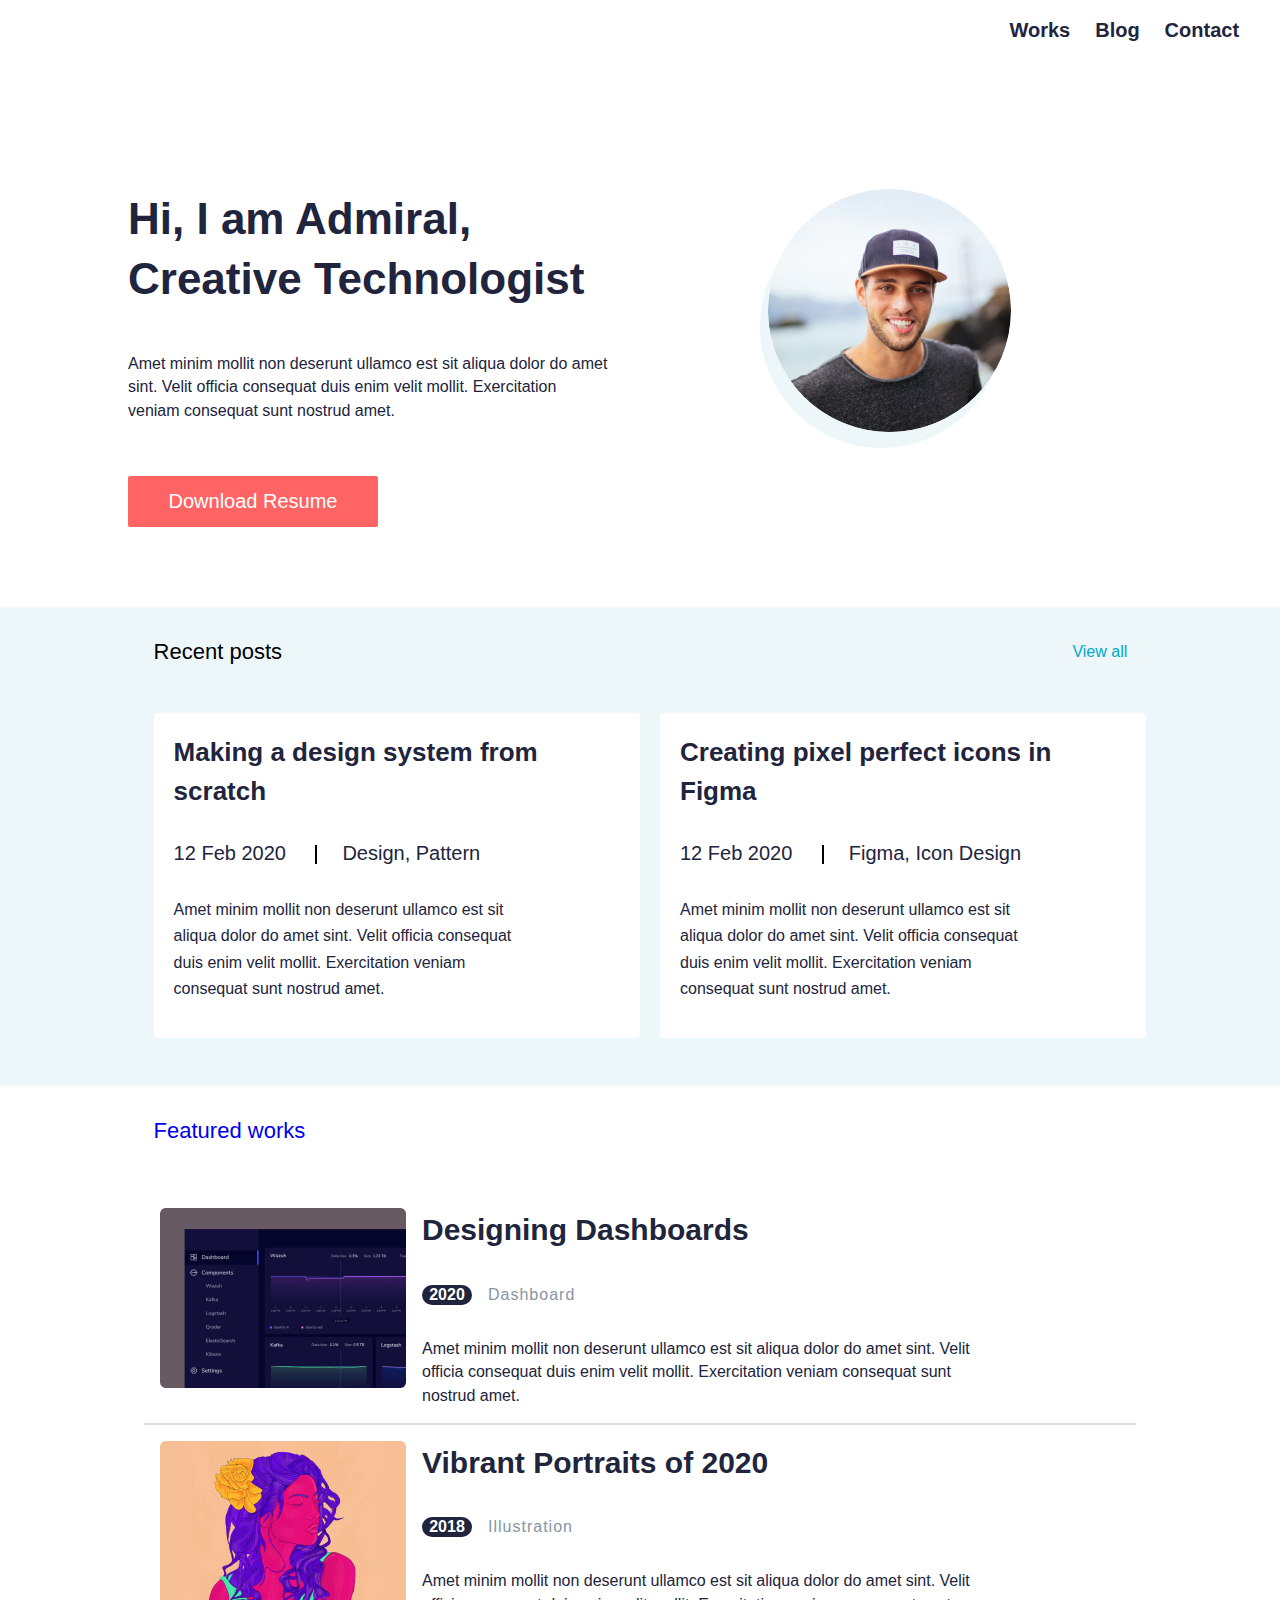
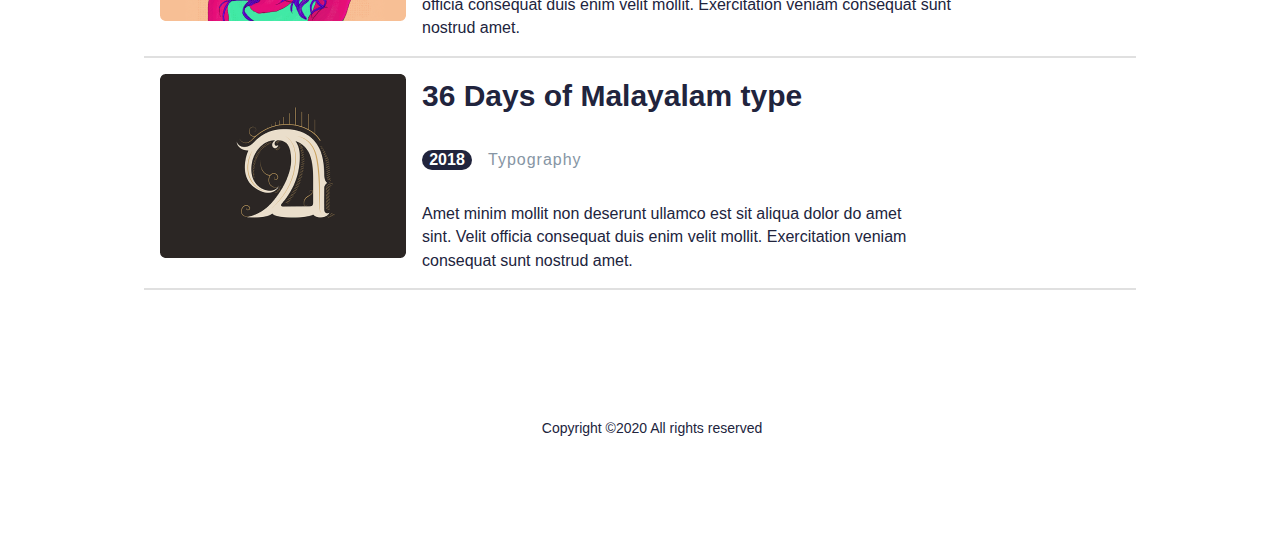
<file: index.html>
<!DOCTYPE html>
<html lang="en">
<head>
    <meta charset="UTF-8">
    <meta name="viewport" content="width=device-width, initial-scale=1.0">
    <title>Document</title>
    <link rel='stylesheet' href='https://cdnjs.cloudflare.com/ajax/libs/font-awesome/6.5.2/css/all.min.css' integrity='sha512-SnH5WK+bZxgPHs44uWIX+LLJAJ9/2PkPKZ5QiAj6Ta86w+fsb2TkcmfRyVX3pBnMFcV7oQPJkl9QevSCWr3W6A==' crossorigin='anonymous'/>
    <link rel="stylesheet" href="./css/style.css">
</head>
<body>
    <header>
        <nav>
            <div class="nav-item"><a href="#">Works</a></div>
            <div class="nav-item"><a href="./index-2.html">Blog</a></div>
            <div class="nav-item"><a href="./index-4.html">Contact</a></div>
        </nav>
        <div class="autor-box">
            <div class="autor-box__item-1">
                <h1>Hi, I am Admiral,<br>
                    Creative Technologist
                </h1>
                <p>Amet minim mollit non deserunt ullamco est sit aliqua dolor do amet sint. Velit officia consequat duis enim velit mollit. Exercitation veniam consequat sunt nostrud amet.</p>
                <div class="btn">
                    <button class="button">Download Resume</button>
                </div>
            </div>
            <div class="autor-box__item-2"><img src="./images/ellipse.png" alt=""></div>
        </div>
    </header>

    <section>
        <div class="information">
            <div class="navbar">
                <div class="navbar-item-1">Recent posts</div>
                <div class="navbar-item-2"><a href="">View all</a></div>
            </div>
            <div class="information-2">
            <div class="information__boxes">
                <h3>Making a design system from <br>scratch</h3>
                <span class="data">12 Feb 2020</span>
                <span class="line"></span>
                <span class="data">Design, Pattern</span>
                <p>Amet minim mollit non deserunt ullamco est sit <br>aliqua dolor do amet sint. Velit officia consequat <br>duis enim velit mollit. Exercitation veniam <br>consequat sunt nostrud amet.</p>
            </div>
            <div class="information__boxes">
                <h3>Creating pixel perfect icons in <br> Figma</h3>
                <span class="data">12 Feb 2020</span>
                <span class="line"></span>
                <span class="data">Figma, Icon Design</span>
                <p>Amet minim mollit non deserunt ullamco est sit <br>aliqua dolor do amet sint. Velit officia consequat <br>duis enim velit mollit. Exercitation veniam <br>consequat sunt nostrud amet.</p>
            </div>
        </div>
        </div>
        <div class="navbar">
        <div class="navbar-item-1"><a href="./index-3.html">Featured works</a></div>
    </div>

    <div class="father-box">

        <div class="child__box">
            <div class="child__box-item-1"><img src="./images/Rectangle 30.png" alt=""></div>
            <div class="child__box-item-2">
                <h3>Designing Dashboards</h3>

                <div class="data-box">
                    <span>2020</span>
                <h5>Dashboard</h5>
            </div>

                <p>Amet minim mollit non deserunt ullamco est sit aliqua dolor do amet sint. Velit <br>officia consequat duis enim velit mollit. Exercitation veniam consequat sunt <br>nostrud amet.</p>
            </div>
        </div>

        <div class="child__box">
            <div class="child__box-item-1"><img src="./images/Rectangle 32.png" alt=""></div>
            <div class="child__box-item-2">
                <h3>Vibrant Portraits of 2020</h3>

                <div class="data-box">
                    <span>2018</span>
                <h5>Illustration</h5>
            </div>

                <p>Amet minim mollit non deserunt ullamco est sit aliqua dolor do amet sint. Velit <br>officia consequat duis enim velit mollit. Exercitation veniam consequat sunt <br>nostrud amet.</p>
            </div>
        </div>

        <div class="child__box">
            <div class="child__box-item-1"><img src="./images/Rectangle 34.png" alt=""></div>
            <div class="child__box-item-2">
                <h3>36 Days of Malayalam type</h3>
                <div class="data-box">
                    <span>2018</span>
                <h5>Typography</h5>
            </div>
                <p>Amet minim mollit non deserunt ullamco est sit aliqua dolor do amet <br>sint. Velit officia consequat duis enim velit mollit. Exercitation veniam <br>consequat sunt nostrud amet.</p>
            </div>
        </div>

    </div>

    </section>

    <footer>

        <div class="social__media">
            <div class="socil__media-child"><i class="fa-brands fa-square-facebook"></i></div>
            <div class="socil__media-child"><i class="fa-brands fa-instagram"></i></div>
            <div class="socil__media-child"><i class="fa-brands fa-x-twitter"></i></div>
            <div class="socil__media-child"><i class="fa-brands fa-linkedin"></i></div>
        </div>

        <div class="design"><p>Copyright ©2020 All rights reserved </p></div>

    </footer>
</body>
</html>
</file>
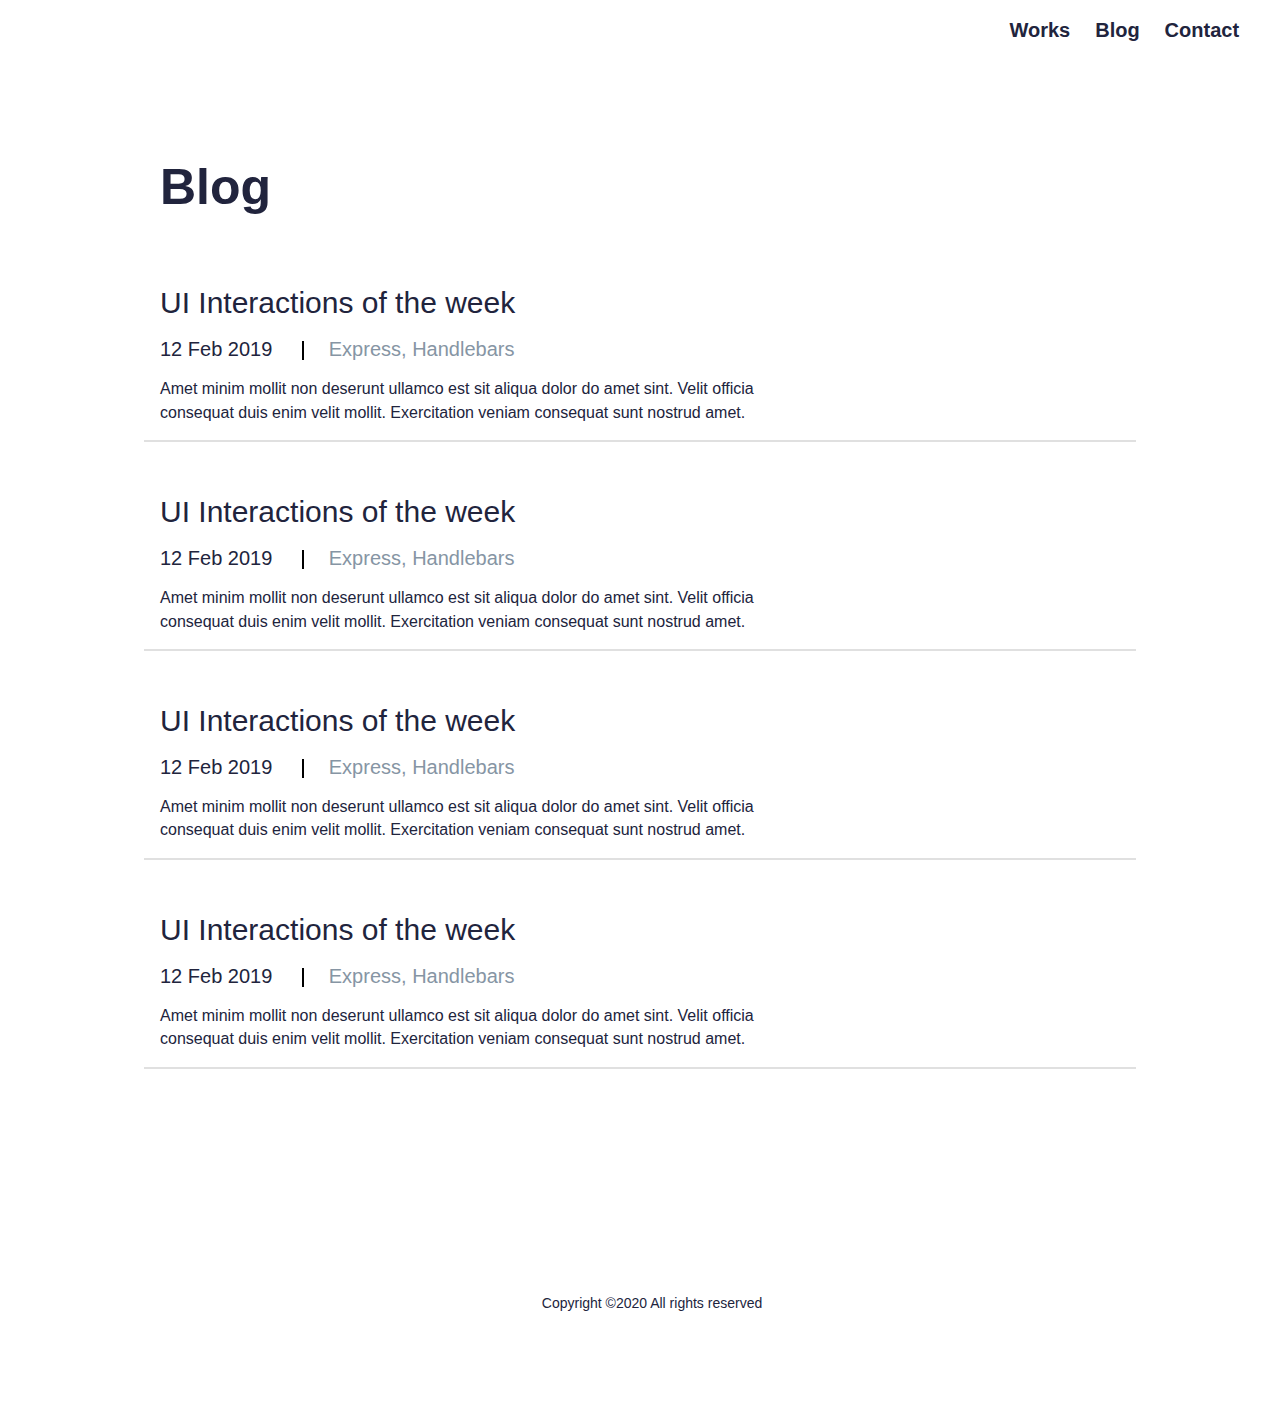
<file: index-2.html>
<!DOCTYPE html>
<html lang="en">
<head>
    <meta charset="UTF-8">
    <meta name="viewport" content="width=device-width, initial-scale=1.0">
    <title>Document</title>
    <link rel='stylesheet' href='https://cdnjs.cloudflare.com/ajax/libs/font-awesome/6.5.2/css/all.min.css' integrity='sha512-SnH5WK+bZxgPHs44uWIX+LLJAJ9/2PkPKZ5QiAj6Ta86w+fsb2TkcmfRyVX3pBnMFcV7oQPJkl9QevSCWr3W6A==' crossorigin='anonymous'/>
    <link rel="stylesheet" href="./css/style.css">
</head>
<body>
    <nav>
        <div class="nav-item"><a href="./index.html">Works</a></div>
        <div class="nav-item"><a href="#">Blog</a></div>
        <div class="nav-item"><a href="./index-4.html">Contact</a></div>
    </nav>
    <div class="parent__box">

        <div class="children">

            <div class="children-box-1">
                <h1>Blog</h1>
            </div>

            <div class="children-box">
                <h3>UI Interactions of the week</h3>
                <span class="data">12 Feb 2019</span>
                <span class="line"></span>
                <span class="data color">Express, Handlebars</span>
                <p>Amet minim mollit non deserunt ullamco est sit aliqua dolor do amet sint. Velit officia <br>consequat duis enim velit mollit. Exercitation veniam consequat sunt nostrud amet.</p>
            </div>

            <div class="children-box arena">
                <h3>UI Interactions of the week</h3>
                <span class="data">12 Feb 2019</span>
                <span class="line"></span>
                <span class="data color">Express, Handlebars</span>
                <p>Amet minim mollit non deserunt ullamco est sit aliqua dolor do amet sint. Velit officia <br>consequat duis enim velit mollit. Exercitation veniam consequat sunt nostrud amet.</p>
            </div>

            <div class="children-box arena">
                <h3>UI Interactions of the week</h3>
                <span class="data">12 Feb 2019</span>
                <span class="line"></span>
                <span class="data color">Express, Handlebars</span>
                <p>Amet minim mollit non deserunt ullamco est sit aliqua dolor do amet sint. Velit officia <br>consequat duis enim velit mollit. Exercitation veniam consequat sunt nostrud amet.</p>
            </div>

       <div class="children-box arena">
                <h3>UI Interactions of the week</h3>
                <span class="data">12 Feb 2019</span>
                <span class="line"></span>
                <span class="data color">Express, Handlebars</span>
                <p>Amet minim mollit non deserunt ullamco est sit aliqua dolor do amet sint. Velit officia <br>consequat duis enim velit mollit. Exercitation veniam consequat sunt nostrud amet.</p>
            </div>
        </div>

    </div>
    <footer>

        <div class="social__media space">
            <div class="socil__media-child"><i class="fa-brands fa-square-facebook"></i></div>
            <div class="socil__media-child"><i class="fa-brands fa-instagram"></i></div>
            <div class="socil__media-child"><i class="fa-brands fa-x-twitter"></i></div>
            <div class="socil__media-child"><i class="fa-brands fa-linkedin"></i></div>
        </div>

        <div class="design"><p>Copyright ©2020 All rights reserved </p></div>

    </footer>
</body>
</html>
</file>
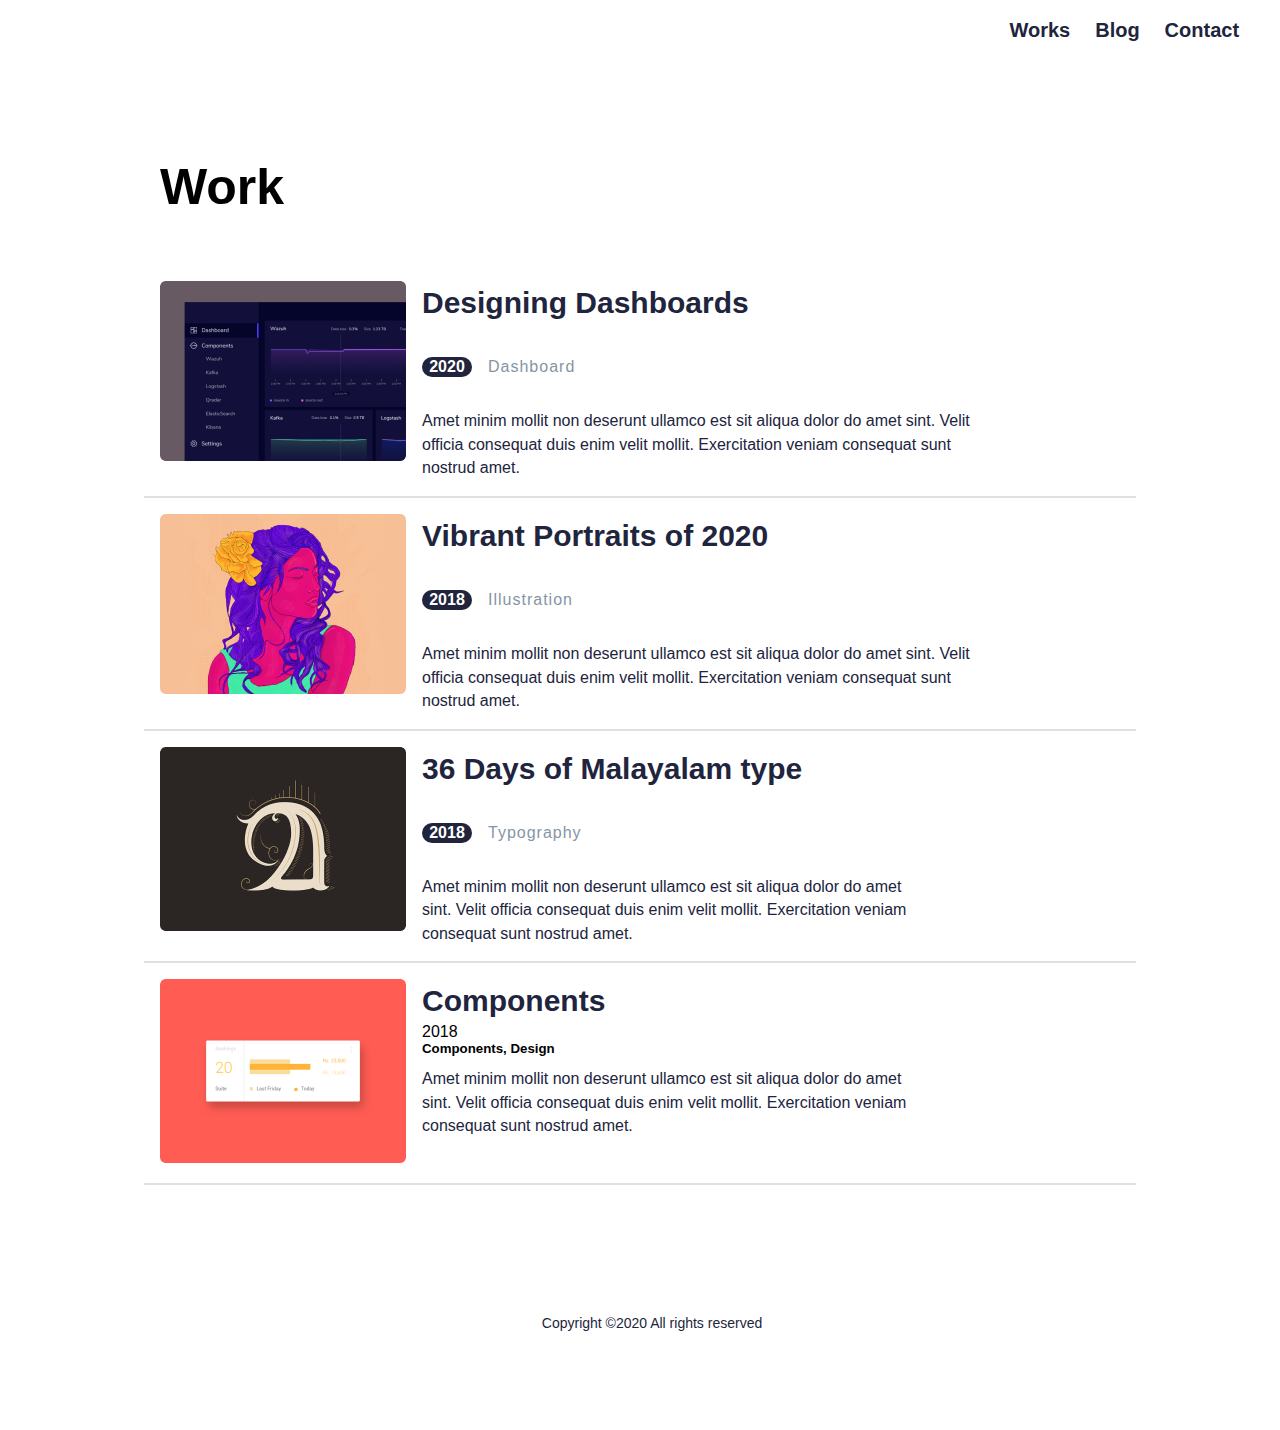
<file: index-3.html>
<!DOCTYPE html>
<html lang="en">
<head>
    <meta charset="UTF-8">
    <meta name="viewport" content="width=device-width, initial-scale=1.0">
    <title>Document</title>
    <link rel='stylesheet' href='https://cdnjs.cloudflare.com/ajax/libs/font-awesome/6.5.2/css/all.min.css' integrity='sha512-SnH5WK+bZxgPHs44uWIX+LLJAJ9/2PkPKZ5QiAj6Ta86w+fsb2TkcmfRyVX3pBnMFcV7oQPJkl9QevSCWr3W6A==' crossorigin='anonymous'/>
    <link rel="stylesheet" href="./css/style.css">
</head>
<body>
    <nav>
        <div class="nav-item"><a href="./index.html">Works</a></div>
        <div class="nav-item"><a href="">Blog</a></div>
        <div class="nav-item"><a href="">Contact</a></div>
    </nav>

    <div class="father-box place">

    <div class="children-box-1">
        <h1>Work</h1>
    </div>

        <div class="child__box">
            <div class="child__box-item-1"><img src="./images/Rectangle 30.png" alt=""></div>
            <div class="child__box-item-2">
                <h3>Designing Dashboards</h3>

                <div class="data-box">
                    <span>2020</span>
                <h5>Dashboard</h5>
            </div>

                <p>Amet minim mollit non deserunt ullamco est sit aliqua dolor do amet sint. Velit <br>officia consequat duis enim velit mollit. Exercitation veniam consequat sunt <br>nostrud amet.</p>
            </div>
        </div>

        <div class="child__box">
            <div class="child__box-item-1"><img src="./images/Rectangle 32.png" alt=""></div>
            <div class="child__box-item-2">
                <h3>Vibrant Portraits of 2020</h3>

                <div class="data-box">
                    <span>2018</span>
                <h5>Illustration</h5>
            </div>

                <p>Amet minim mollit non deserunt ullamco est sit aliqua dolor do amet sint. Velit <br>officia consequat duis enim velit mollit. Exercitation veniam consequat sunt <br>nostrud amet.</p>
            </div>
        </div>

        <div class="child__box">
            <div class="child__box-item-1"><img src="./images/Rectangle 34.png" alt=""></div>
            <div class="child__box-item-2">
                <h3>36 Days of Malayalam type</h3>
                <div class="data-box">
                    <span>2018</span>
                <h5>Typography</h5>
            </div>
                <p>Amet minim mollit non deserunt ullamco est sit aliqua dolor do amet <br>sint. Velit officia consequat duis enim velit mollit. Exercitation veniam <br>consequat sunt nostrud amet.</p>
            </div>
        </div>
        
        <div class="child__box">
            <div class="child__box-item-1"><img src="./images/Rectangle 40.png" alt=""></div>
            <div class="child__box-item-2">
                <h3>Components</h3>
                <div layalam typeclass="data-box">
                    <span>2018</span>
                <h5>Components, Design</h5>
            </div>
                <p>Amet minim mollit non deserunt ullamco est sit aliqua dolor do amet <br>sint. Velit officia consequat duis enim velit mollit. Exercitation veniam <br>consequat sunt nostrud amet.</p>
            </div>
        </div>

    </div>

    <footer>

        <div class="social__media">
            <div class="socil__media-child"><i class="fa-brands fa-square-facebook"></i></div>
            <div class="socil__media-child"><i class="fa-brands fa-instagram"></i></div>
            <div class="socil__media-child"><i class="fa-brands fa-x-twitter"></i></div>
            <div class="socil__media-child"><i class="fa-brands fa-linkedin"></i></div>
        </div>

        <div class="design"><p>Copyright ©2020 All rights reserved </p></div>

    </footer>
</body>
</html>
</file>
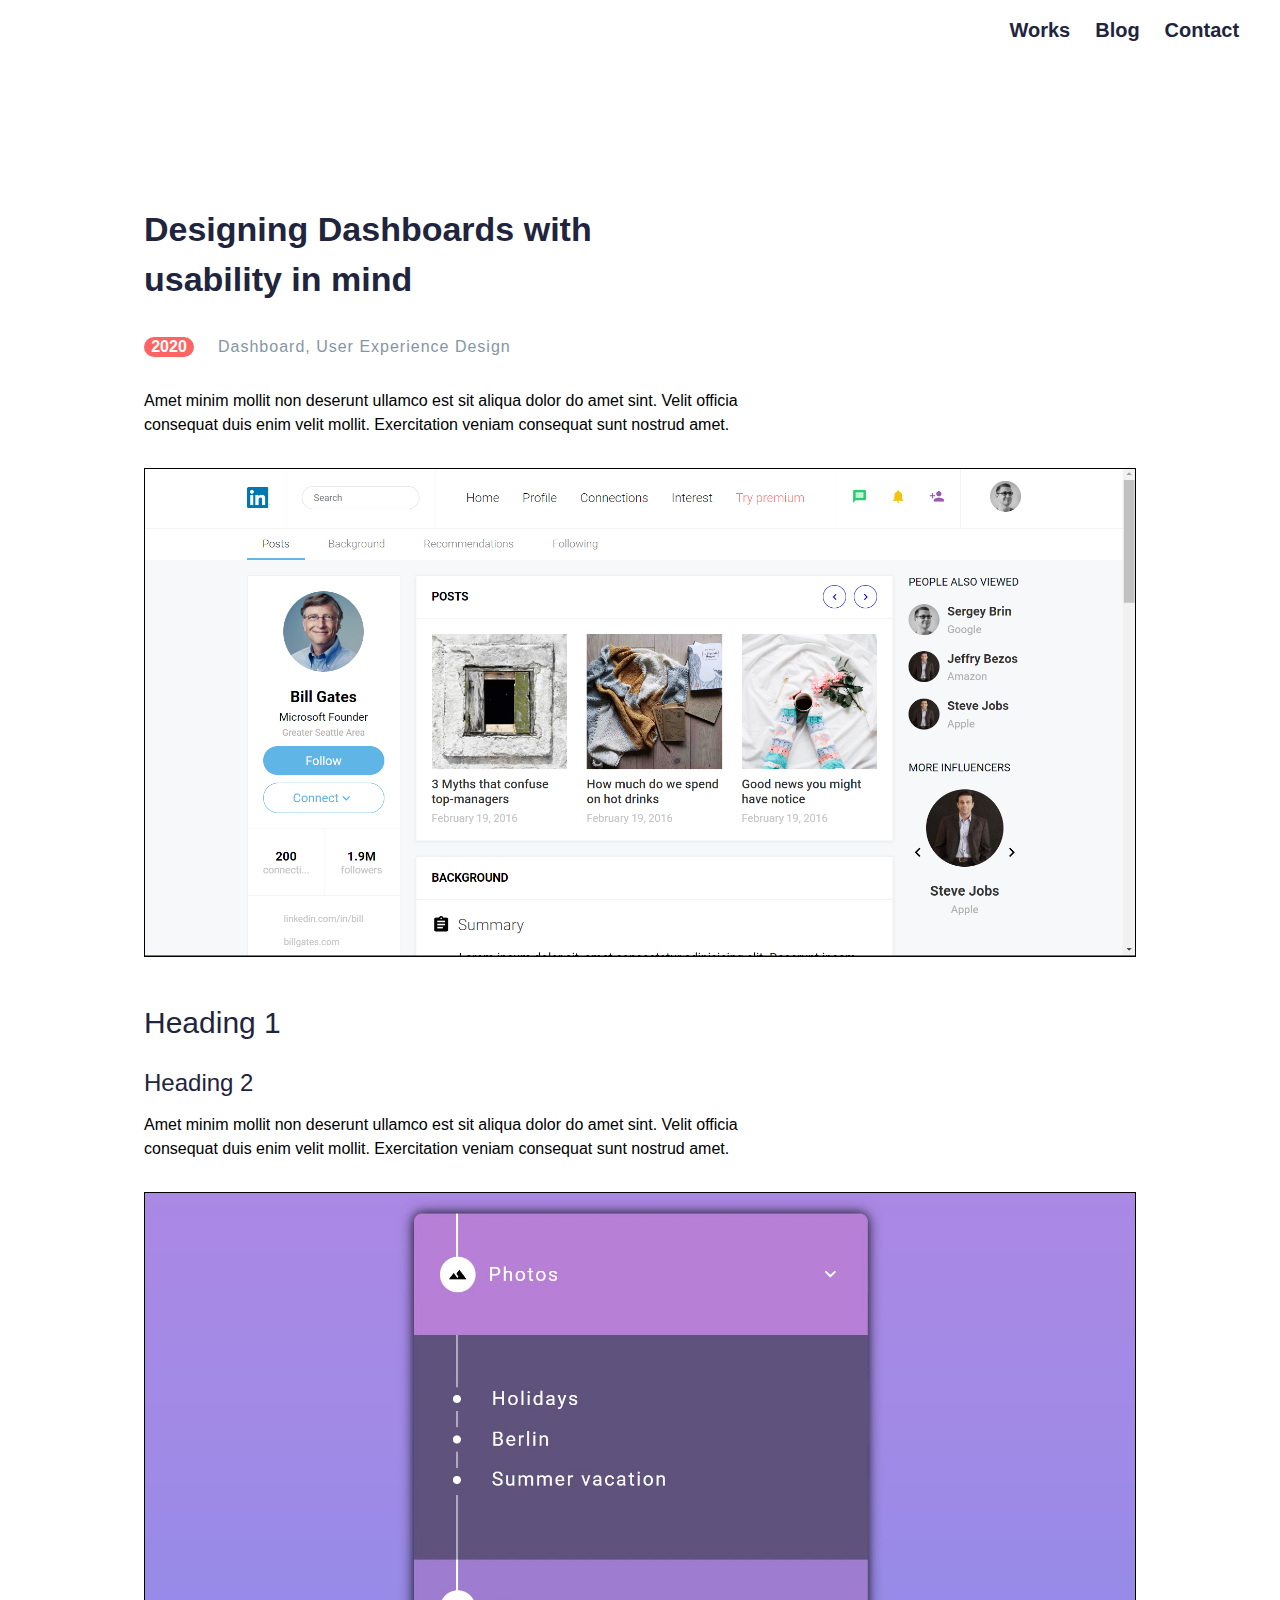
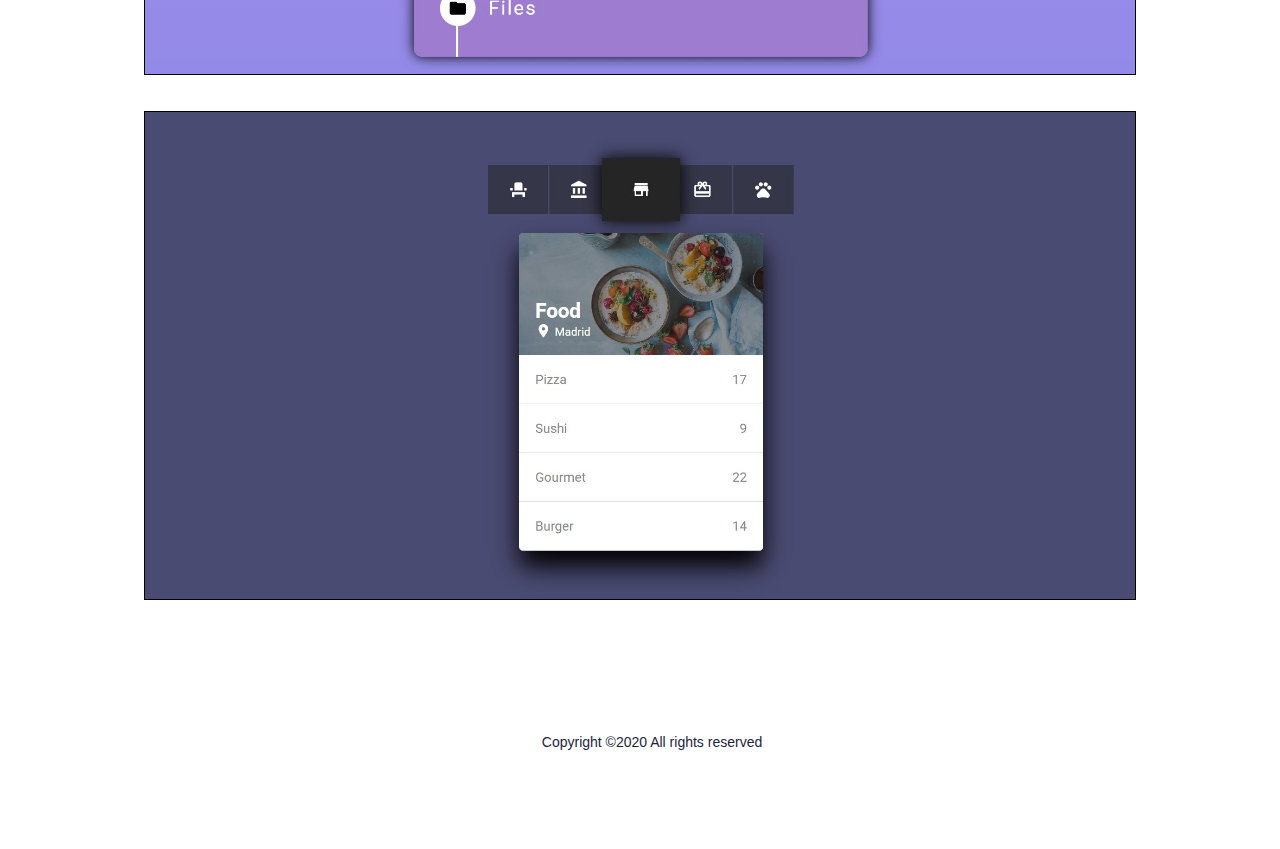
<file: index-4.html>
<!DOCTYPE html>
<html lang="en">
<head>
    <meta charset="UTF-8">
    <meta name="viewport" content="width=device-width, initial-scale=1.0">
    <title>Document</title>
    <link rel='stylesheet' href='https://cdnjs.cloudflare.com/ajax/libs/font-awesome/6.5.2/css/all.min.css' integrity='sha512-SnH5WK+bZxgPHs44uWIX+LLJAJ9/2PkPKZ5QiAj6Ta86w+fsb2TkcmfRyVX3pBnMFcV7oQPJkl9QevSCWr3W6A==' crossorigin='anonymous'/>
    <link rel="stylesheet" href="./css/style.css">
</head>
<body>
    <nav>
        <div class="nav-item"><a href="./index.html">Works</a></div>
        <div class="nav-item"><a href="./index-2.html">Blog</a></div>
        <div class="nav-item"><a href="#">Contact</a></div>
    </nav>

     <div class="container">
        <div class="dashboard"><h1>Designing Dashboards with <br>usability in mind</h1></div>

        <div class="data-box">
            <span class="ss">2020</span>
            <h5>Dashboard, User Experience Design</h5>
        </div>
            
        <div class="pi"><p>Amet minim mollit non deserunt ullamco est sit aliqua dolor do amet sint. Velit officia <br>consequat duis enim velit mollit. Exercitation veniam consequat sunt nostrud amet.</p></div>

        <div class="dashboard-images"><img src="./images/image.png" alt=""></div>

        <div class="heading-text">
            <h1>Heading 1</h1>
            <h2>Heading 2</h2>
            <p>Amet minim mollit non deserunt ullamco est sit aliqua dolor do amet sint. Velit officia <br>consequat duis enim velit mollit. Exercitation veniam consequat sunt nostrud amet.</p>
        </div>

        <div class="dashboard-images"><img src="./images/photo_5409295766834502567_w.jpg" alt=""></div>
        <div class="dashboard-images"><img src="./images/photo_5409295766834502571_w.jpg" alt=""></div>
     </div>

     <footer class="footer-4">

        <div class="social__media">
            <div class="socil__media-child"><i class="fa-brands fa-square-facebook"></i></div>
            <div class="socil__media-child"><i class="fa-brands fa-instagram"></i></div>
            <div class="socil__media-child"><i class="fa-brands fa-x-twitter"></i></div>
            <div class="socil__media-child"><i class="fa-brands fa-linkedin"></i></div>
        </div>

        <div class="design"><p>Copyright ©2020 All rights reserved </p></div>

    </footer>
    
</body>
</html>
</file>
<file: css/style.css>
*
{
    margin: 0;
    padding: 0;
    text-decoration: none;
    list-style: none;
    box-sizing: border-box;
    font-family: 'Heebo', sans-serif;
}
:root
{
    --qora: #000000;
    --coll: #21243D;
    --button: #FF6464;
    --oq: #FFFFFF;
    --kuk: #EDF7FA;
    --chiziq: #E0E0E0;
}
header
{
    width: 100%;
}
nav
{
    width: 100%;
    display: flex;
    justify-content: flex-end;
    align-items: center;
    padding: 1rem;
}
.nav-item
{
    margin-right: 2%;
}
.nav-item a
{
    color: var(--coll);
    font-weight: 700;
    font-size: 20px;
    line-height: 29.38px;
}
.nav-item a:focus
{
    color: var(--button);
}
.autor-box
{
    width: 100%;
    display: flex;
    justify-content: space-around;
    margin-top: 10%;
}
.autor-box__item-1
{
    width: 30%;
    display: flex;
    flex-direction: column;
}
.autor-box__item-1 h1
{
    color: var(--coll);
    line-height: 60px;
    font-size: 44px;
    font-weight: 700;
    width: 460px;
    height: 105px;
    margin-bottom: 15%;
}
.autor-box__item-1 p
{
    color: var(--coll);
    line-height: 23.5px;
    font-weight: 400;
    width: 480px;
    height: 66px;
    margin-bottom: 15%;
}
.btn .button
{
    background-color: var(--button);
    width: 250px;
    padding: 0.7rem;
    border-radius: 2px;
    border: none;
    color: var(--oq);
    font-size: 20px;
    font-weight: 500;
    line-height: 29.38px;
}
.autor-box__item-2
{
    width: 30%;
}
.autor-box__item-2 img
{
    width: 243px;
    height: 243px;
    border-radius: 50%;
    box-shadow: -8px 16px 0px 0px var(--kuk);
}
section
{
    width: 100%;
}
.information
{
    width: 100%;
    background-color: #EDF7FA;
    display: flex;
    flex-direction: column;
    margin-top: 5rem;
    padding-bottom: 3rem;
}
.navbar
{
    width: 100%;
    display: flex;
    padding: 2rem;
    align-items: center;
}
.navbar-item-1
{
    margin-left: 10%;
    font-size: 22px;
}
.navbar-item-2
{
    margin-left: 65%;
}
.navbar-item-2 a
{
    font-size: 16px;
    color: #00A8CC;
}
.information__boxes
{
    width: 38%;
    background-color: var(--oq);
    border-radius: 4px;
    margin-left: 20px;
    padding: 20px;
}
.information-2
{
    width: 100%;
    display: flex;
    align-items: center;
    justify-content: center;
    margin-top: 1rem;
}
.information__boxes .data
{
    margin-right: 5px;
    color: var(--coll);
}
.information__boxes .line
{
    width: 5px;
    height: 21px;
    border: 1px solid rgb(0, 0, 0);
    margin-right: 25px;
    margin-left: 20px;
}
.information__boxes h3
{
    line-height: 38.19px;
    color: var(--coll);
    font-weight: 700;
    font-size: 26px;
    margin-bottom: 2rem;
}
.information__boxes p
{
    line-height: 26.44px;
    color: var(--coll);
    font-weight: 400;
    margin-bottom: 1rem;
    color: var(--coll);
    margin-top: 2rem;
}
.father-box
{
    width: 100%;
    display: flex;
    flex-direction: column;
    padding: 1rem 9rem;
}
.child__box
{
    width: 100%;
    display: flex;
    border-bottom: 2px solid var(--chiziq);
    padding: 1rem;
}
.child__box-item-1
{
    margin-right: 1rem;
}
.child__box-item-2 h3
{
    font-weight: 700;
    font-size: 30px;
    line-height: 44.06px;
    color: var(--coll);
}
.data-box
{
    display: flex;
    align-items: center;
    width: 150px;
    justify-content: space-between;
    margin-top: 0.7rem;
}
.data-box span
{
    background-color: var(--coll);
    color: var(--oq);
    border-radius: 10px;
    padding: 1px;
    width: 50px;
    text-align: center;
    font-weight: 900;
    margin-right: 1rem;
}
.data-box h5
{
    color: #8695A4;
    font-size: 16px;
    font-weight: 400;
    letter-spacing: 1px;
}
.child__box p
{
    font-size: 400;
    color: var(--coll);
    line-height: 23.5px;
    margin-top: 0.7rem;
}
footer
{
    width: 100%;
    padding: 6rem;
}
.social__media
{
    width: 100%;
    display: flex;
    justify-content: center;
}
.socil__media-child i
{
    font-size: 3rem;
}
.socil__media-child
{
    margin-left: 2rem;
    color: var(--coll);
}
.design
{
    width: 100%;
    display: flex;
    justify-content: center;
}
.design p
{
    margin-left: 1.5rem;
    font-weight: 400;
    line-height: 20.56px;
    font-size: 14px;
    color: var(--coll);
    padding-top: 1rem;
}



.parent-box
{
    width: 100%;
}
.children
{
    width: 100%;
    display: flex;
    flex-direction: column;
    padding: 6rem 9rem;
    color: var(--coll);
}
.children-box-1
{
    margin-bottom: 3rem;
    font-weight: 700;
    font-size: 25px;
    line-height: 60px;
    margin-left: 1rem;
}
.children-box
{
    border-bottom: 2px solid var(--chiziq);
    padding: 1rem;
}
.children h3
{
    font-weight: 500;
    font-size: 30px;
    line-height: 44.06px;
    color: var(--coll);
    margin-bottom: 0.8rem;
}
 .data
{
    margin-right: 5px;
    color: var(--coll);
    font-size: 20px;
    font-weight: 400;
    margin-bottom: 1rem;
}
.children-box .color
{
    margin-right: 5px;
    color: #8695A4;
    font-size: 20px;
    font-weight: 400;
}
.children-box .line
{
    width: 5px;
    height: 21px;
    border: 1px solid rgb(0, 0, 0);
    margin-right: 25px;
    margin-left: 20px;
}
.children-box p
{
    line-height: 23.5px;
    color: var(--coll);
    font-weight: 400;
    margin-top: 1rem;
}
.arena
{
    margin-top: 2rem;
}
.space
{
    margin-top: 1rem;
}
.place
{
    margin-top: 5rem;
}


.container
{
    width: 100%;
    padding: 9rem;
    padding-top: 3rem;
    padding-bottom: 1rem;
}

.dashboard
{
    width: 100%;
    margin-top: 6rem;
}
.dashboard h1
{
    font-weight: 700;
    font-size: 34px;
    margin-right: 60%;
    line-height: 49.94px;
    width: 506px;
    color: var(--coll);
}
.data-box
{
    width: 100%;
    display: flex;
    justify-content: start;
    margin-top: 2rem;
    margin-bottom: 2rem;
}
.data-box .ss
{
    background-color: var(--button);
    color: var(--oq);
    border-radius: 10px;
    padding: 1px;
    width: 50px;
    text-align: center;
    font-weight: 900;
    margin-right: 1.5rem;
}
.pi
{
    font-weight: 400;
    line-height: 23.5px;
}
.dashboard-images img
{
    width: 100%;
    margin-top: 2rem;
    border: 1px solid var(--qora);
}
.heading-text
{
    margin-top: 2rem;
}
.heading-text h1
{
    line-height: 60px;
    font-size: 30px;
    font-weight: 500;
    color: var(--coll);
}
.heading-text h2
{
    line-height: 60px;
    font-size: 24px;
    font-weight: 500;
    color: var(--coll);
}
.heading-text p
{
    line-height: 23.5px;
    font-weight: 400;
    color: var(--qora);
}
.footer
{
    padding: 1rem;
}


@media only screen and (max-width: 600px)
{
    header
    {
        width: 100%;
    }
}
</file>
